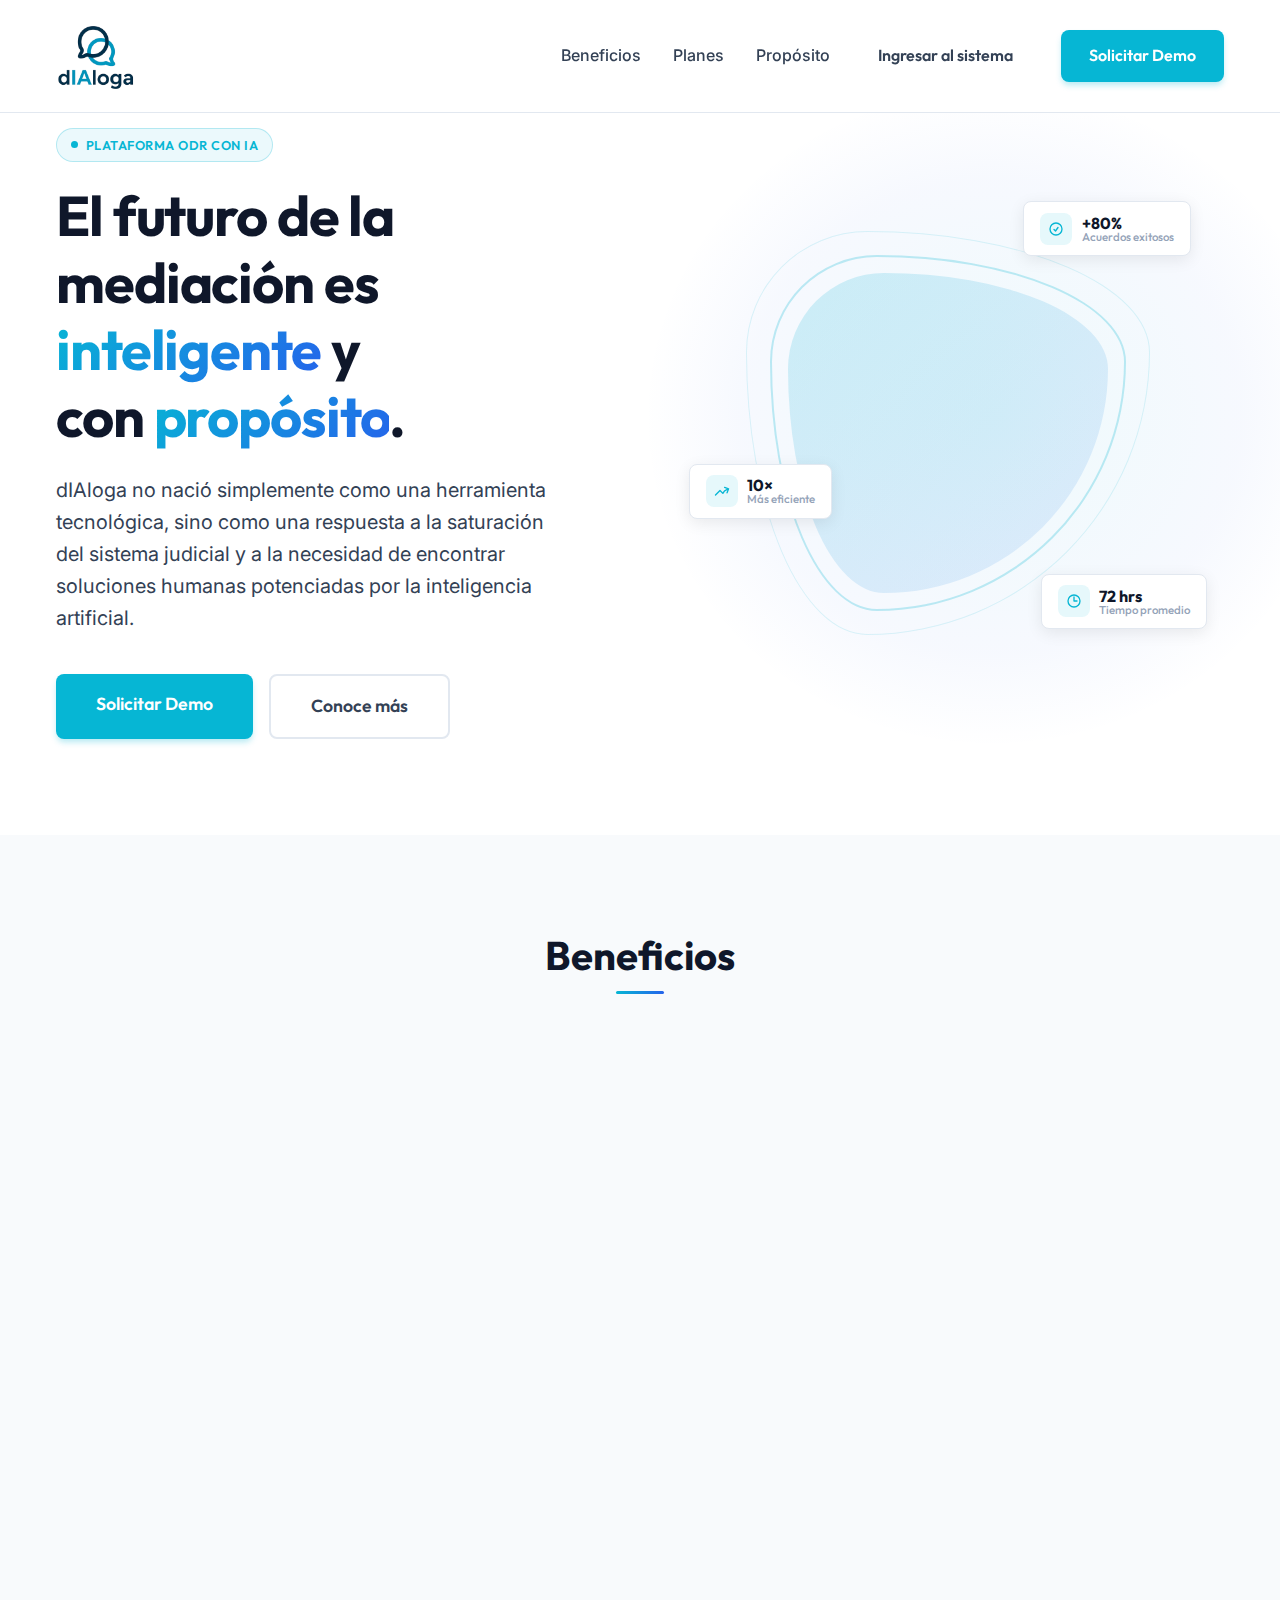
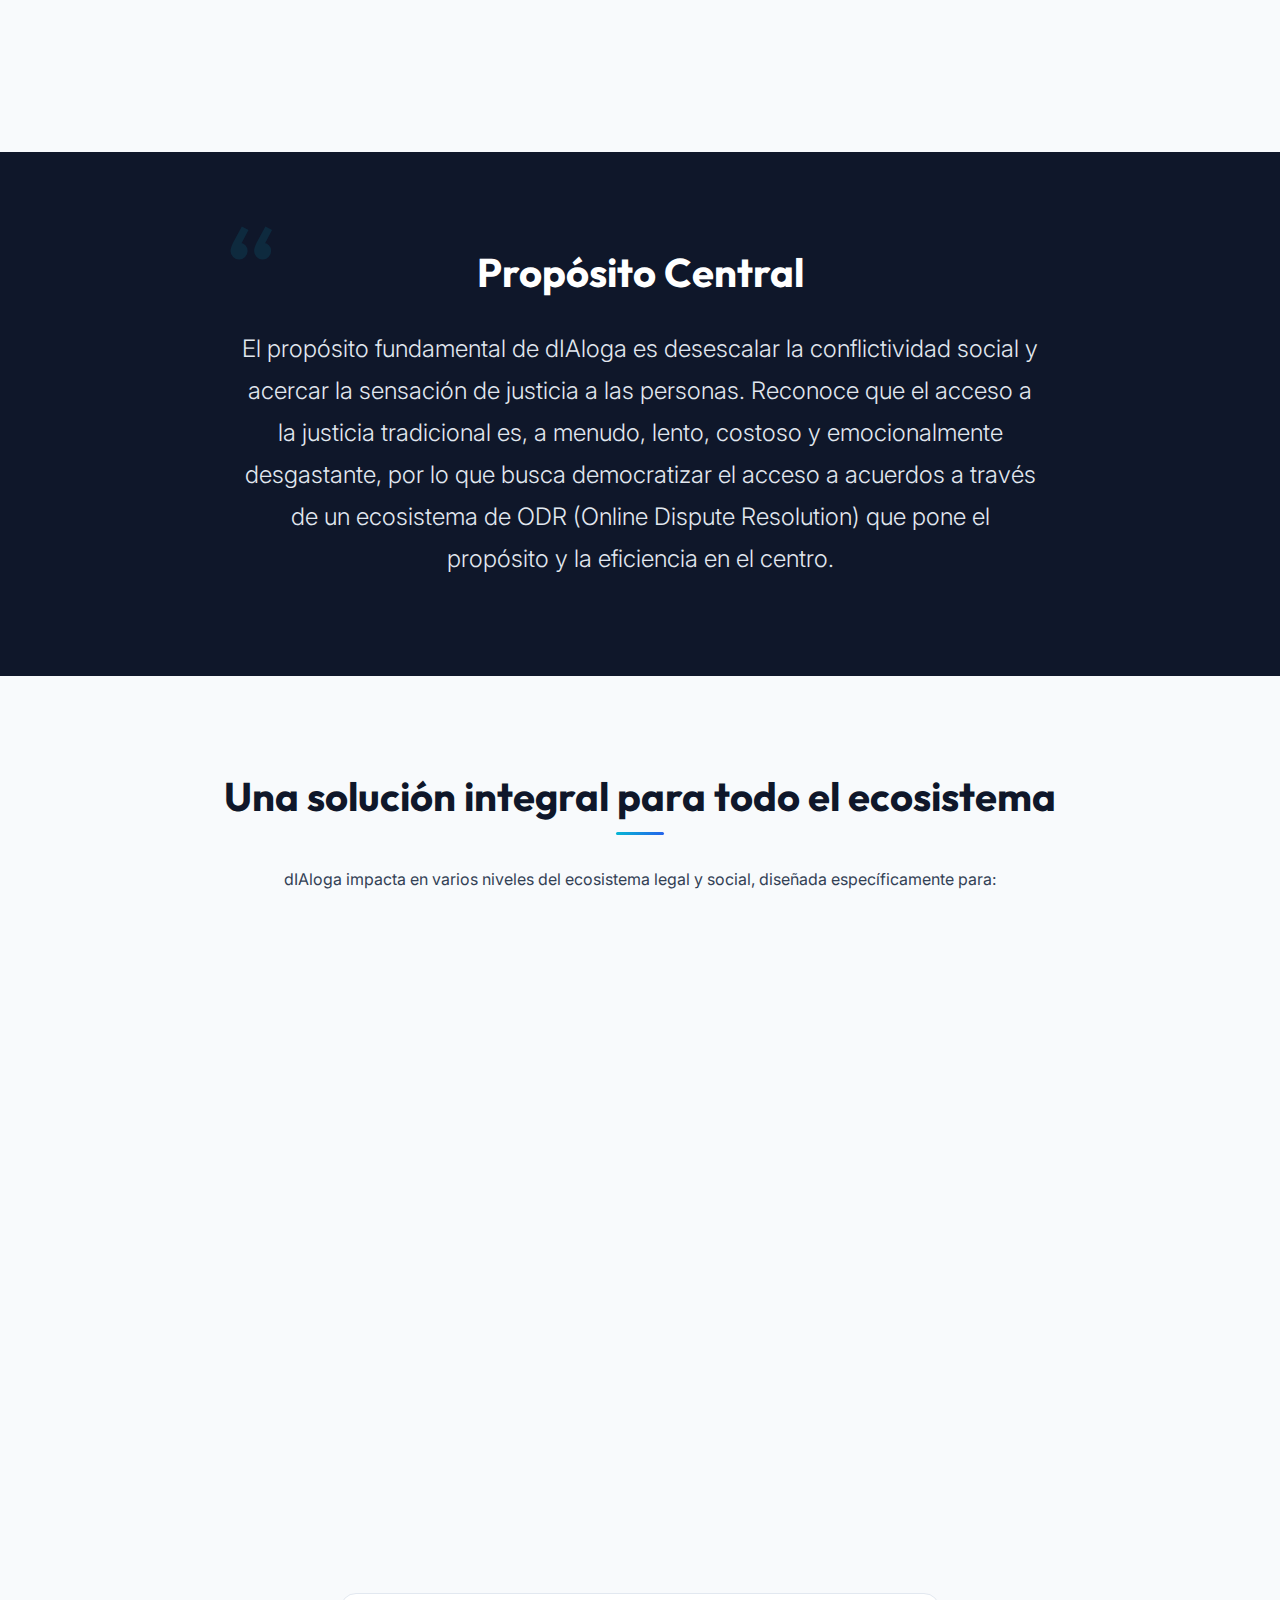
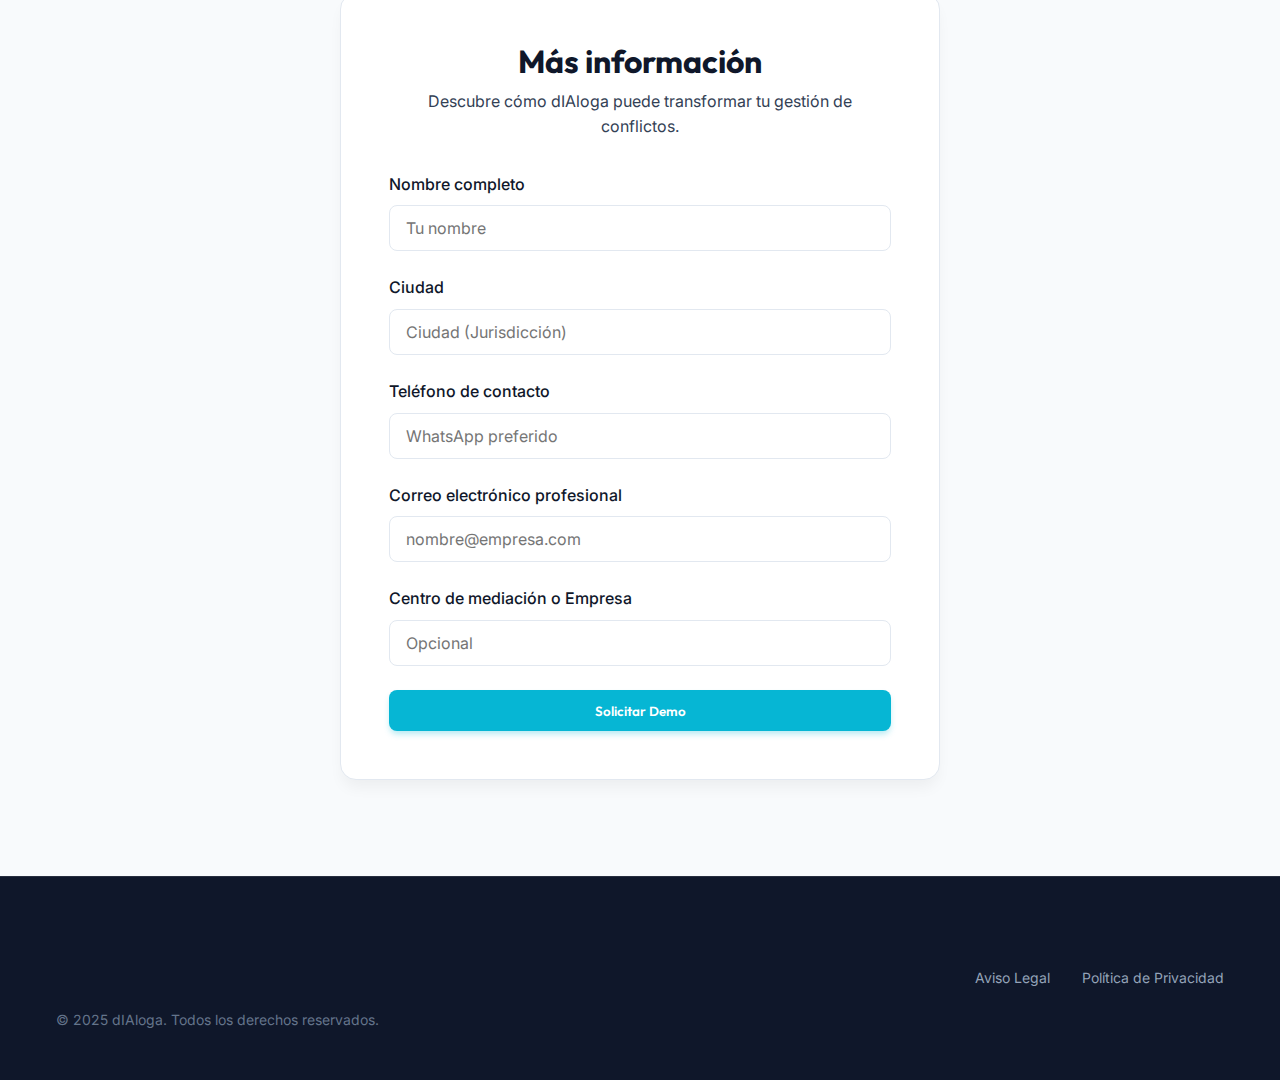
<file: index.html>
<!doctype html>
<html lang="es">
  <head>
    <meta charset="UTF-8" />
    <meta name="viewport" content="width=device-width, initial-scale=1.0" />
    <title>dIAloga – Resolver con Propósito | Mediación ODR con IA</title>
    <meta
      name="description"
      content="dIAloga: Plataforma de Online Dispute Resolution (ODR) con IA para humanizar y optimizar la mediación. Automatiza procesos, reduce costos y descongestiona el sistema judicial."
    />
    <!-- Canonical & Favicon -->
    <link rel="canonical" href="https://dialoga.app/" />
    <link rel="icon" type="image/png" href="images/logo.png" />
    <!-- Open Graph -->
    <meta property="og:type" content="website" />
    <meta property="og:url" content="https://dialoga.app/" />
    <meta
      property="og:title"
      content="dIAloga – Resolver con Propósito | Mediación ODR con IA"
    />
    <meta
      property="og:description"
      content="Plataforma ODR con IA que humaniza la mediación. Automatiza procesos, reduce costos y descongestiona el sistema judicial."
    />
    <meta property="og:image" content="https://dialoga.app/images/logo.png" />
    <!-- Twitter Card -->
    <meta name="twitter:card" content="summary_large_image" />
    <meta
      name="twitter:title"
      content="dIAloga – Resolver con Propósito | Mediación ODR con IA"
    />
    <meta
      name="twitter:description"
      content="Plataforma ODR con IA que humaniza la mediación. Automatiza procesos y reduce costos."
    />
    <meta name="twitter:image" content="https://dialoga.app/images/logo.png" />
    <!-- Fonts -->
    <link rel="preconnect" href="https://fonts.googleapis.com" />
    <link rel="preconnect" href="https://fonts.gstatic.com" crossorigin />
    <link
      href="https://fonts.googleapis.com/css2?family=Inter:wght@300;400;500;600;700&family=Outfit:wght@300;400;500;600;700&display=swap"
      rel="stylesheet"
    />
    <link rel="stylesheet" href="styles.css" />
    <!-- Schema.org JSON-LD -->
    <script type="application/ld+json">
      {
        "@context": "https://schema.org",
        "@graph": [
          {
            "@type": "Organization",
            "@id": "https://dialoga.app/#org",
            "name": "dIAloga",
            "url": "https://dialoga.app",
            "logo": "https://dialoga.app/images/logo.png",
            "description": "Plataforma de Online Dispute Resolution (ODR) con inteligencia artificial."
          },
          {
            "@type": "SoftwareApplication",
            "name": "dIAloga",
            "applicationCategory": "BusinessApplication",
            "operatingSystem": "Web",
            "offers": {
              "@type": "Offer",
              "price": "0",
              "priceCurrency": "USD"
            },
            "publisher": { "@id": "https://dialoga.app/#org" },
            "description": "Plataforma ODR con IA para procesos de mediación legal. Reduce costos, automatiza procesos y descongestiona el sistema judicial."
          }
        ]
      }
    </script>
  </head>

  <body>
    <a class="skip-link" href="#main-content">Saltar al contenido principal</a>

    <!-- Navigation -->
    <nav class="navbar" role="navigation" aria-label="Navegación principal">
      <div class="container nav-container">
        <a href="#" class="logo">
          <img
            src="images/logo.png"
            alt="dIAloga"
            class="logo-img"
            fetchpriority="high"
          />
        </a>
        <button
          class="nav-toggle"
          aria-label="Abrir menú"
          aria-expanded="false"
          aria-controls="nav-links"
        >
          <span></span>
          <span></span>
          <span></span>
        </button>
        <div class="nav-links" id="nav-links">
          <a href="#beneficios">Beneficios</a>
          <a href="pricing.html">Planes</a>
          <a href="#proposito">Propósito</a>
          <a href="login.html" class="btn btn-secondary btn-login"
            >Ingresar al sistema</a
          >
          <a href="#contacto" class="btn btn-primary">Solicitar Demo</a>
        </div>
      </div>
    </nav>

    <main id="main-content">
      <!-- Hero Section -->
      <section class="hero">
        <div class="container hero-container">
          <div class="hero-content">
            <div class="hero-badge">
              <span class="hero-badge-dot"></span>
              Plataforma ODR con IA
            </div>
            <h1 class="hero-title">
              El futuro de la mediación es
              <span class="text-gradient">inteligente</span> y con
              <span class="text-gradient">propósito</span>.
            </h1>
            <p class="hero-subtitle">
              dIAloga no nació simplemente como una herramienta tecnológica,
              sino como una respuesta a la saturación del sistema judicial y a
              la necesidad de encontrar soluciones humanas potenciadas por la
              inteligencia artificial.
            </p>
            <div class="hero-actions">
              <a href="#contacto" class="btn btn-primary btn-lg"
                >Solicitar Demo</a
              >
              <a href="#proposito" class="btn btn-secondary btn-lg"
                >Conoce más</a
              >
            </div>
          </div>
          <!-- Hero visual -->
          <div class="hero-visual">
            <div class="abstract-shape"></div>
            <div class="hero-stats">
              <div class="hero-stat hero-stat--1">
                <div class="hero-stat-icon">
                  <svg
                    xmlns="http://www.w3.org/2000/svg"
                    fill="none"
                    viewBox="0 0 24 24"
                    stroke-width="2"
                    stroke="currentColor"
                    aria-hidden="true"
                  >
                    <path
                      stroke-linecap="round"
                      stroke-linejoin="round"
                      d="M9 12.75L11.25 15 15 9.75M21 12a9 9 0 11-18 0 9 9 0 0118 0z"
                    />
                  </svg>
                </div>
                <div>
                  <div class="hero-stat-value">+80%</div>
                  <div class="hero-stat-label">Acuerdos exitosos</div>
                </div>
              </div>
              <div class="hero-stat hero-stat--2">
                <div class="hero-stat-icon">
                  <svg
                    xmlns="http://www.w3.org/2000/svg"
                    fill="none"
                    viewBox="0 0 24 24"
                    stroke-width="2"
                    stroke="currentColor"
                    aria-hidden="true"
                  >
                    <path
                      stroke-linecap="round"
                      stroke-linejoin="round"
                      d="M12 6v6h4.5m4.5 0a9 9 0 11-18 0 9 9 0 0118 0z"
                    />
                  </svg>
                </div>
                <div>
                  <div class="hero-stat-value">72 hrs</div>
                  <div class="hero-stat-label">Tiempo promedio</div>
                </div>
              </div>
              <div class="hero-stat hero-stat--3">
                <div class="hero-stat-icon">
                  <svg
                    xmlns="http://www.w3.org/2000/svg"
                    fill="none"
                    viewBox="0 0 24 24"
                    stroke-width="2"
                    stroke="currentColor"
                    aria-hidden="true"
                  >
                    <path
                      stroke-linecap="round"
                      stroke-linejoin="round"
                      d="M2.25 18L9 11.25l4.306 4.307a11.95 11.95 0 015.814-5.519l2.74-1.22m0 0l-5.94-2.28m5.94 2.28l-2.28 5.941"
                    />
                  </svg>
                </div>
                <div>
                  <div class="hero-stat-value">10×</div>
                  <div class="hero-stat-label">Más eficiente</div>
                </div>
              </div>
            </div>
          </div>
        </div>
      </section>

      <!-- Benefits Section -->
      <section id="beneficios" class="section benefits">
        <div class="container">
          <h2 class="section-title text-center">Beneficios</h2>
          <div class="grid benefits-grid">
            <!-- Benefit 1 -->
            <div class="card benefit-card fade-in-up delay-1">
              <div class="card-icon">
                <svg
                  xmlns="http://www.w3.org/2000/svg"
                  fill="none"
                  viewBox="0 0 24 24"
                  stroke-width="1.5"
                  stroke="currentColor"
                  class="w-6 h-6"
                  aria-hidden="true"
                >
                  <path
                    stroke-linecap="round"
                    stroke-linejoin="round"
                    d="M3.75 3v11.25A2.25 2.25 0 006 16.5h2.25M3.75 3h-1.5m1.5 0h16.5m0 0h1.5m-1.5 0v11.25A2.25 2.25 0 0118 16.5h-2.25m-7.5 0h7.5m-7.5 0l-1 3m8.5-3l1 3m0 0l.5 1.5m-.5-1.5h-9.5m0 0l-.5 1.5m.75-9l3-3 2.148 2.148A12.061 12.061 0 0116.5 7.605"
                  />
                </svg>
              </div>
              <h3>Eficiencia Operativa</h3>
              <p>
                Automatiza tareas repetitivas, permitiendo un ahorro
                significativo de horas-hombre para mediadores y centros de
                resolución de conflictos.
              </p>
            </div>
            <!-- Benefit 2 -->
            <div class="card benefit-card fade-in-up delay-2">
              <div class="card-icon">
                <svg
                  xmlns="http://www.w3.org/2000/svg"
                  fill="none"
                  viewBox="0 0 24 24"
                  stroke-width="1.5"
                  stroke="currentColor"
                  class="w-6 h-6"
                  aria-hidden="true"
                >
                  <path
                    stroke-linecap="round"
                    stroke-linejoin="round"
                    d="M12 6v6h4.5m4.5 0a9 9 0 11-18 0 9 9 0 0118 0z"
                  />
                </svg>
              </div>
              <h3>Descongestionamiento</h3>
              <p>
                Al resolver disputas de manera extrajudicial y ágil, reduce la
                carga sobre la Función Judicial y los sistemas tradicionales.
              </p>
            </div>
            <!-- Benefit 3 -->
            <div class="card benefit-card fade-in-up delay-3">
              <div class="card-icon">
                <svg
                  xmlns="http://www.w3.org/2000/svg"
                  fill="none"
                  viewBox="0 0 24 24"
                  stroke-width="1.5"
                  stroke="currentColor"
                  class="w-6 h-6"
                  aria-hidden="true"
                >
                  <path
                    stroke-linecap="round"
                    stroke-linejoin="round"
                    d="M2.25 18L9 11.25l4.306 4.307a11.95 11.95 0 015.814-5.519l2.74-1.22m0 0l-5.94-2.28m5.94 2.28l-2.28 5.941"
                  />
                </svg>
              </div>
              <h3>Escalabilidad</h3>
              <p>
                Permite aumentar el número de mediaciones que un solo
                facilitador puede gestionar, sin perder la calidad del proceso.
              </p>
            </div>
            <!-- Benefit 4 -->
            <div class="card benefit-card fade-in-up delay-4">
              <div class="card-icon">
                <svg
                  xmlns="http://www.w3.org/2000/svg"
                  fill="none"
                  viewBox="0 0 24 24"
                  stroke-width="1.5"
                  stroke="currentColor"
                  class="w-6 h-6"
                  aria-hidden="true"
                >
                  <path
                    stroke-linecap="round"
                    stroke-linejoin="round"
                    d="M18 18.72a9.094 9.094 0 003.741-.479 3 3 0 00-4.682-2.72m.94 3.198l.001.031c0 .225-.012.447-.037.666A11.944 11.944 0 0112 21c-2.17 0-4.207-.576-5.963-1.584A6.062 6.062 0 016 18.719m12 0a5.971 5.971 0 00-.941-3.197m0 0A5.995 5.995 0 0012 12.75a5.995 5.995 0 00-5.058 2.772m0 0a3 3 0 00-4.681 2.72 8.986 8.986 0 003.74.477m.94-3.197a5.971 5.971 0 00-.94 3.197M15 6.75a3 3 0 11-6 0 3 3 0 016 0zm6 3a2.25 2.25 0 11-4.5 0 2.25 2.25 0 014.5 0zm-13.5 0a2.25 2.25 0 11-4.5 0 2.25 2.25 0 014.5 0z"
                  />
                </svg>
              </div>
              <h3>Accesibilidad</h3>
              <p>
                Reduce drásticamente los costos y tiempos por caso, haciendo que
                la mediación sea una opción viable para un espectro más amplio
                de la sociedad.
              </p>
            </div>
            <!-- Benefit 5 -->
            <div class="card benefit-card fade-in-up delay-5">
              <div class="card-icon">
                <svg
                  xmlns="http://www.w3.org/2000/svg"
                  fill="none"
                  viewBox="0 0 24 24"
                  stroke-width="1.5"
                  stroke="currentColor"
                  class="w-6 h-6"
                  aria-hidden="true"
                >
                  <path
                    stroke-linecap="round"
                    stroke-linejoin="round"
                    d="M12 18v-5.25m0 0a6.01 6.01 0 001.5-.189m-1.5.189a6.01 6.01 0 01-1.5-.189m3.75 7.478a12.06 12.06 0 01-4.5 0m3.75 2.383a14.406 14.406 0 01-3 0M14.25 18v-.192c0-.983.658-1.823 1.508-2.316a7.5 7.5 0 10-7.517 0c.85.493 1.509 1.333 1.509 2.316V18"
                  />
                </svg>
              </div>
              <h3>IA con Propósito</h3>
              <p>
                Utiliza la inteligencia artificial no para reemplazar al humano,
                sino para asistir en la creación de puentes de comunicación y
                facilitar el consenso.
              </p>
            </div>
          </div>
        </div>
      </section>

      <!-- Purpose Section -->
      <section id="proposito" class="section purpose">
        <div class="container purpose-container">
          <div class="purpose-content">
            <h2 class="section-title text-white">Propósito Central</h2>
            <p class="text-lg text-light">
              El propósito fundamental de dIAloga es desescalar la
              conflictividad social y acercar la sensación de justicia a las
              personas. Reconoce que el acceso a la justicia tradicional es, a
              menudo, lento, costoso y emocionalmente desgastante, por lo que
              busca democratizar el acceso a acuerdos a través de un ecosistema
              de ODR (Online Dispute Resolution) que pone el propósito y la
              eficiencia en el centro.
            </p>
          </div>
        </div>
      </section>

      <!-- Ecosystem Section -->
      <section id="ecosistema" class="section ecosystem">
        <div class="container">
          <h2 class="section-title text-center">
            Una solución integral para todo el ecosistema
          </h2>
          <p class="ecosystem-subtitle">
            dIAloga impacta en varios niveles del ecosistema legal y social,
            diseñada específicamente para:
          </p>
          <div class="grid ecosystem-grid">
            <!-- Group 1 -->
            <div class="card ecosystem-card fade-in-up delay-1">
              <h3>1. Centros de Mediación y Arbitraje</h3>
              <p>
                Herramienta principal para centros que buscan automatizar su
                operación. Gestiona mayor volumen de casos reduciendo la carga
                administrativa.
              </p>
            </div>
            <!-- Group 2 -->
            <div class="card ecosystem-card fade-in-up delay-2">
              <h3>2. Mediadores Independientes</h3>
              <p>
                Asistente inteligente para potenciar tu capacidad. Estructura
                acuerdos y gestiona la comunicación para liderar más mediaciones
                simultáneas sin sacrificar calidad.
              </p>
            </div>
            <!-- Group 3 -->
            <div class="card ecosystem-card fade-in-up delay-3">
              <h3>3. Estudios Jurídicos</h3>
              <p>
                Vía de ODR eficiente para firmas y consultorios jurídicos.
                Permite que la justicia llegue a sectores que no pueden costear
                procesos largos.
              </p>
            </div>
            <!-- Group 4 -->
            <div class="card ecosystem-card fade-in-up delay-4">
              <h3>4. La Función Judicial y el Estado</h3>
              <p>
                Aliada del sistema público para descongestionar tribunales.
                Filtra y resuelve conflictos de forma extrajudicial, permitiendo
                enfoque en casos complejos.
              </p>
            </div>
            <!-- Group 5 -->
            <div class="card ecosystem-card fade-in-up delay-5">
              <h3>5. Usuarios Finales</h3>
              <p>
                Para ciudadanos y empresas que necesitan resolver problemas de
                forma rápida, económica y con propósito, evitando el desgaste de
                juicios tradicionales.
              </p>
            </div>
          </div>
        </div>
      </section>

      <!-- Contact Form Section -->
      <section id="contacto" class="section contact">
        <div class="container contact-wrapper">
          <div class="form-container">
            <h2 class="form-title">Más información</h2>
            <p class="form-subtitle">
              Descubre cómo dIAloga puede transformar tu gestión de conflictos.
            </p>
            <form class="contact-form" action="#" method="POST">
              <div class="form-group">
                <label for="name">Nombre completo</label>
                <input
                  type="text"
                  id="name"
                  name="name"
                  placeholder="Tu nombre"
                  autocomplete="name"
                  required
                />
              </div>
              <div class="form-group">
                <label for="city">Ciudad</label>
                <input
                  type="text"
                  id="city"
                  name="city"
                  placeholder="Ciudad (Jurisdicción)"
                  autocomplete="address-level2"
                  required
                />
              </div>
              <div class="form-group">
                <label for="phone">Teléfono de contacto</label>
                <input
                  type="tel"
                  id="phone"
                  name="phone"
                  placeholder="WhatsApp preferido"
                  autocomplete="tel"
                  required
                />
              </div>
              <div class="form-group">
                <label for="email">Correo electrónico profesional</label>
                <input
                  type="email"
                  id="email"
                  name="email"
                  placeholder="nombre@empresa.com"
                  autocomplete="email"
                  spellcheck="false"
                  required
                />
              </div>
              <div class="form-group">
                <label for="company">Centro de mediación o Empresa</label>
                <input
                  type="text"
                  id="company"
                  name="company"
                  placeholder="Opcional"
                  autocomplete="organization"
                />
              </div>
              <button type="submit" class="btn btn-primary btn-block">
                Solicitar Demo
              </button>
            </form>
          </div>
        </div>
      </section>
    </main>
    <!-- /#main-content -->

    <!-- Footer -->
    <footer class="footer">
      <div class="container footer-content">
        <div class="footer-logo">
          <a href="#" class="logo text-white">
            <img
              src="images/logo2.png"
              alt="dIAloga"
              class="logo-img-footer"
              width="160"
              height="80"
              loading="lazy"
            />
          </a>
          <p class="copyright">
            &copy; 2025 dIAloga. Todos los derechos reservados.
          </p>
        </div>
        <div class="footer-links">
          <a
            href="https://dialoga.quartz-solution.com/terminos"
            target="_blank"
            rel="noopener noreferrer"
            >Aviso Legal</a
          >
          <a
            href="https://dialoga.quartz-solution.com/terminos"
            target="_blank"
            rel="noopener noreferrer"
            >Política de Privacidad</a
          >
        </div>
      </div>
    </footer>

    <script>
      /* Hamburger menu toggle */
      (function () {
        var toggle = document.querySelector(".nav-toggle");
        var links = document.getElementById("nav-links");
        if (!toggle || !links) return;

        toggle.addEventListener("click", function () {
          var open = links.classList.toggle("is-open");
          toggle.setAttribute("aria-expanded", String(open));
          toggle.setAttribute(
            "aria-label",
            open ? "Cerrar men\u00FA" : "Abrir men\u00FA",
          );
        });

        links.querySelectorAll("a").forEach(function (a) {
          a.addEventListener("click", function () {
            links.classList.remove("is-open");
            toggle.setAttribute("aria-expanded", "false");
            toggle.setAttribute("aria-label", "Abrir men\u00FA");
          });
        });

        document.addEventListener("keydown", function (e) {
          if (e.key === "Escape" && links.classList.contains("is-open")) {
            links.classList.remove("is-open");
            toggle.setAttribute("aria-expanded", "false");
            toggle.setAttribute("aria-label", "Abrir men\u00FA");
            toggle.focus();
          }
        });
      })();

      /* Scroll-triggered fade-in (IntersectionObserver) */
      (function () {
        var els = document.querySelectorAll(".fade-in-up");
        if (!els.length) return;
        if (!("IntersectionObserver" in window)) {
          els.forEach(function (el) {
            el.classList.add("is-visible");
          });
          return;
        }
        var io = new IntersectionObserver(
          function (entries) {
            entries.forEach(function (entry) {
              if (entry.isIntersecting) {
                entry.target.classList.add("is-visible");
                io.unobserve(entry.target);
              }
            });
          },
          { threshold: 0.12, rootMargin: "0px 0px -32px 0px" },
        );
        els.forEach(function (el) {
          io.observe(el);
        });
      })();
    </script>
  </body>
</html>
</file>
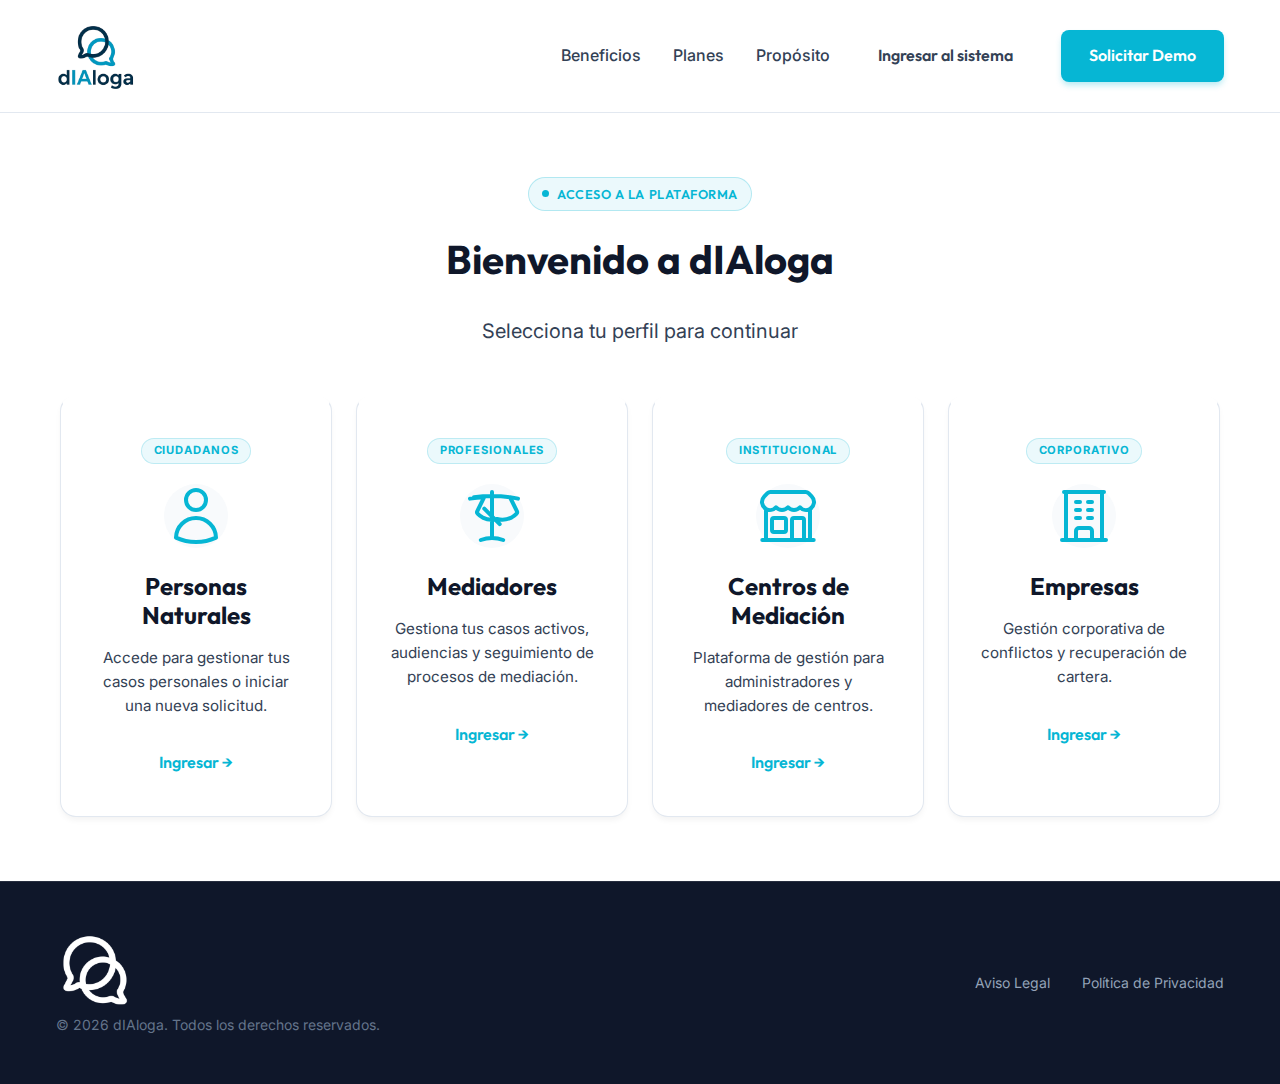
<file: login.html>
<!doctype html>
<html lang="es">
  <head>
    <meta charset="UTF-8" />
    <meta name="viewport" content="width=device-width, initial-scale=1.0" />
    <title>Ingresar al Sistema – dIAloga</title>
    <meta
      name="description"
      content="Selecciona tu perfil para ingresar a dIAloga: Personas Naturales, Centros de Mediación o Empresas."
    />
    <!-- Canonical & Favicon -->
    <link rel="canonical" href="https://dialoga.app/login.html" />
    <link rel="icon" type="image/png" href="images/logo.png" />
    <!-- Open Graph -->
    <meta property="og:type" content="website" />
    <meta property="og:url" content="https://dialoga.app/login.html" />
    <meta property="og:title" content="Ingresar al Sistema – dIAloga" />
    <meta
      property="og:description"
      content="Selecciona tu perfil para ingresar a dIAloga: Personas Naturales, Centros de Mediación o Empresas."
    />
    <meta property="og:image" content="https://dialoga.app/images/logo.png" />
    <!-- Twitter Card -->
    <meta name="twitter:card" content="summary" />
    <meta name="twitter:title" content="Ingresar al Sistema – dIAloga" />
    <meta
      name="twitter:description"
      content="Selecciona tu perfil de acceso a la plataforma de mediación ODR."
    />
    <!-- Fonts -->
    <link rel="preconnect" href="https://fonts.googleapis.com" />
    <link rel="preconnect" href="https://fonts.gstatic.com" crossorigin />
    <link
      href="https://fonts.googleapis.com/css2?family=Inter:wght@300;400;500;600;700&family=Outfit:wght@300;400;500;600;700&display=swap"
      rel="stylesheet"
    />
    <link rel="stylesheet" href="styles.css" />
  </head>

  <body class="login-page">
    <a class="skip-link" href="#main-content">Saltar al contenido principal</a>

    <!-- Navigation -->
    <nav
      class="navbar relative-nav"
      role="navigation"
      aria-label="Navegación principal"
    >
      <div class="container nav-container">
        <a href="index.html" class="logo">
          <img
            src="images/logo.png"
            alt="dIAloga"
            class="logo-img"
            fetchpriority="high"
          />
        </a>
        <button
          class="nav-toggle"
          aria-label="Abrir menú"
          aria-expanded="false"
          aria-controls="nav-links"
        >
          <span></span>
          <span></span>
          <span></span>
        </button>
        <div class="nav-links" id="nav-links">
          <a href="index.html#beneficios">Beneficios</a>
          <a href="pricing.html">Planes</a>
          <a href="index.html#proposito">Propósito</a>
          <a href="login.html" class="btn btn-secondary btn-login"
            >Ingresar al sistema</a
          >
          <a href="index.html#contacto" class="btn btn-primary"
            >Solicitar Demo</a
          >
        </div>
      </div>
    </nav>

    <main id="main-content">
      <!-- Login Selection Section -->
      <section class="login-selection section">
        <div class="container">
          <div class="text-center mb-5">
            <div class="hero-badge" style="margin: 0 auto 1.5rem">
              <span class="hero-badge-dot"></span>
              Acceso a la Plataforma
            </div>
            <h1 class="section-title">Bienvenido a dIAloga</h1>
            <p class="hero-subtitle" style="margin: 0 auto">
              Selecciona tu perfil para continuar
            </p>
          </div>

          <div class="grid login-grid">
            <!-- Card 1: Personas -->
            <a
              href="https://dialoga.quartz-solution.com"
              class="card login-card"
              aria-label="Ingresar como Persona Natural"
            >
              <span class="login-card-tag">Ciudadanos</span>
              <div class="card-icon">
                <svg
                  xmlns="http://www.w3.org/2000/svg"
                  fill="none"
                  viewBox="0 0 24 24"
                  stroke-width="1.5"
                  stroke="currentColor"
                  aria-hidden="true"
                >
                  <path
                    stroke-linecap="round"
                    stroke-linejoin="round"
                    d="M15.75 6a3.75 3.75 0 11-7.5 0 3.75 3.75 0 017.5 0zM4.501 20.118a7.5 7.5 0 0114.998 0A17.933 17.933 0 0112 21.75c-2.676 0-5.216-.584-7.499-1.632z"
                  />
                </svg>
              </div>
              <h3>Personas Naturales</h3>
              <p>
                Accede para gestionar tus casos personales o iniciar una nueva
                solicitud.
              </p>
              <span class="btn-text">Ingresar &rarr;</span>
            </a>

            <!-- Card 2: Mediadores -->
            <a
              href="https://dialoga.quartz-solution.com"
              class="card login-card"
              aria-label="Ingresar como Mediador"
            >
              <span class="login-card-tag">Profesionales</span>
              <div class="card-icon">
                <svg
                  xmlns="http://www.w3.org/2000/svg"
                  fill="none"
                  viewBox="0 0 24 24"
                  stroke-width="1.5"
                  stroke="currentColor"
                  aria-hidden="true"
                >
                  <path
                    stroke-linecap="round"
                    stroke-linejoin="round"
                    d="M12 3v17.25m0 0c-1.472 0-2.882.265-4.185.75M12 20.25c1.472 0 2.882.265 4.185.75M18.75 4.97A48.416 48.416 0 0012 4.5c-2.291 0-4.545.16-6.75.47m13.5 0c1.01.143 2.01.317 3 .52m-3-.52l2.62 5.277a.75.75 0 01-.154.838 8.18 8.18 0 01-1.933 1.523 8.09 8.09 0 01-5.37.5l-.006-.003a8.1 8.1 0 01-5.378-.503 8.185 8.185 0 01-1.93-1.519.75.75 0 01-.15-.843l2.62-5.277m0 0A48.179 48.179 0 003.75 5.49M9.11 9.25l5.78 5.78"
                  />
                </svg>
              </div>
              <h3>Mediadores</h3>
              <p>
                Gestiona tus casos activos, audiencias y seguimiento de procesos
                de mediación.
              </p>
              <span class="btn-text">Ingresar &rarr;</span>
            </a>

            <!-- Card 3: Centros de Mediación -->
            <a
              href="https://dialoga.quartz-solution.com"
              class="card login-card"
              aria-label="Ingresar como Centro de Mediación"
            >
              <span class="login-card-tag">Institucional</span>
              <div class="card-icon">
                <svg
                  xmlns="http://www.w3.org/2000/svg"
                  fill="none"
                  viewBox="0 0 24 24"
                  stroke-width="1.5"
                  stroke="currentColor"
                  aria-hidden="true"
                >
                  <path
                    stroke-linecap="round"
                    stroke-linejoin="round"
                    d="M13.5 21v-7.5a.75.75 0 01.75-.75h3a.75.75 0 01.75.75V21m-4.5 0H2.36m11.14 0H18m0 0h3.64m-1.39 0V9.349m-16.5 11.65V9.35m0 0a3.001 3.001 0 003.75-.615A2.993 2.993 0 009.75 9.75c.896 0 1.7-.393 2.25-1.016a2.993 2.993 0 002.25 1.016c.896 0 1.7-.393 2.25-1.015a3.001 3.001 0 003.75.614m-16.5 0a3.004 3.004 0 01-.621-4.72l1.189-1.19A1.5 1.5 0 015.378 3h13.243a1.5 1.5 0 011.06.44l1.19 1.189a3 3 0 01-.621 4.72m-13.5 8.65h3.75a.75.75 0 00.75-.75V13.5a.75.75 0 00-.75-.75H6.75a.75.75 0 00-.75.75v3.75c0 .415.336.75.75.75z"
                  />
                </svg>
              </div>
              <h3>Centros de Mediación</h3>
              <p>
                Plataforma de gestión para administradores y mediadores de
                centros.
              </p>
              <span class="btn-text">Ingresar &rarr;</span>
            </a>

            <!-- Card 4: Empresas -->
            <a
              href="https://dialoga.quartz-solution.com"
              class="card login-card"
              aria-label="Ingresar como Empresa"
            >
              <span class="login-card-tag">Corporativo</span>
              <div class="card-icon">
                <svg
                  xmlns="http://www.w3.org/2000/svg"
                  fill="none"
                  viewBox="0 0 24 24"
                  stroke-width="1.5"
                  stroke="currentColor"
                  aria-hidden="true"
                >
                  <path
                    stroke-linecap="round"
                    stroke-linejoin="round"
                    d="M3.75 21h16.5M4.5 3h15M5.25 3v18m13.5-18v18M9 6.75h1.5m-1.5 3h1.5m-1.5 3h1.5m3-6H15m-1.5 3H15m-1.5 3H15M9 21v-3.375c0-.621.504-1.125 1.125-1.125h3.75c.621 0 1.125.504 1.125 1.125V21"
                  />
                </svg>
              </div>
              <h3>Empresas</h3>
              <p>
                Gestión corporativa de conflictos y recuperación de cartera.
              </p>
              <span class="btn-text">Ingresar &rarr;</span>
            </a>
          </div>
        </div>
      </section>
    </main>
    <!-- /#main-content -->

    <!-- Footer -->
    <footer class="footer">
      <div class="container footer-content">
        <div class="footer-logo">
          <a href="index.html" class="logo text-white">
            <img
              src="images/logo2.png"
              alt="dIAloga"
              class="logo-img-footer"
              width="160"
              height="80"
              loading="lazy"
            />
          </a>
          <p class="copyright">
            &copy; 2026 dIAloga. Todos los derechos reservados.
          </p>
        </div>
        <div class="footer-links">
          <a
            href="https://dialoga.quartz-solution.com/terminos"
            target="_blank"
            rel="noopener noreferrer"
            >Aviso Legal</a
          >
          <a
            href="https://dialoga.quartz-solution.com/privacidad"
            target="_blank"
            rel="noopener noreferrer"
            >Política de Privacidad</a
          >
        </div>
      </div>
    </footer>

    <script>
      (function () {
        var toggle = document.querySelector(".nav-toggle");
        var links = document.getElementById("nav-links");
        if (!toggle || !links) return;
        toggle.addEventListener("click", function () {
          var open = links.classList.toggle("is-open");
          toggle.setAttribute("aria-expanded", String(open));
          toggle.setAttribute(
            "aria-label",
            open ? "Cerrar men\u00FA" : "Abrir men\u00FA",
          );
        });
        document.addEventListener("keydown", function (e) {
          if (e.key === "Escape" && links.classList.contains("is-open")) {
            links.classList.remove("is-open");
            toggle.setAttribute("aria-expanded", "false");
            toggle.setAttribute("aria-label", "Abrir men\u00FA");
            toggle.focus();
          }
        });
        links.querySelectorAll("a").forEach(function (a) {
          a.addEventListener("click", function () {
            links.classList.remove("is-open");
            toggle.setAttribute("aria-expanded", "false");
            toggle.setAttribute("aria-label", "Abrir men\u00FA");
          });
        });
      })();
    </script>
  </body>
</html>
</file>
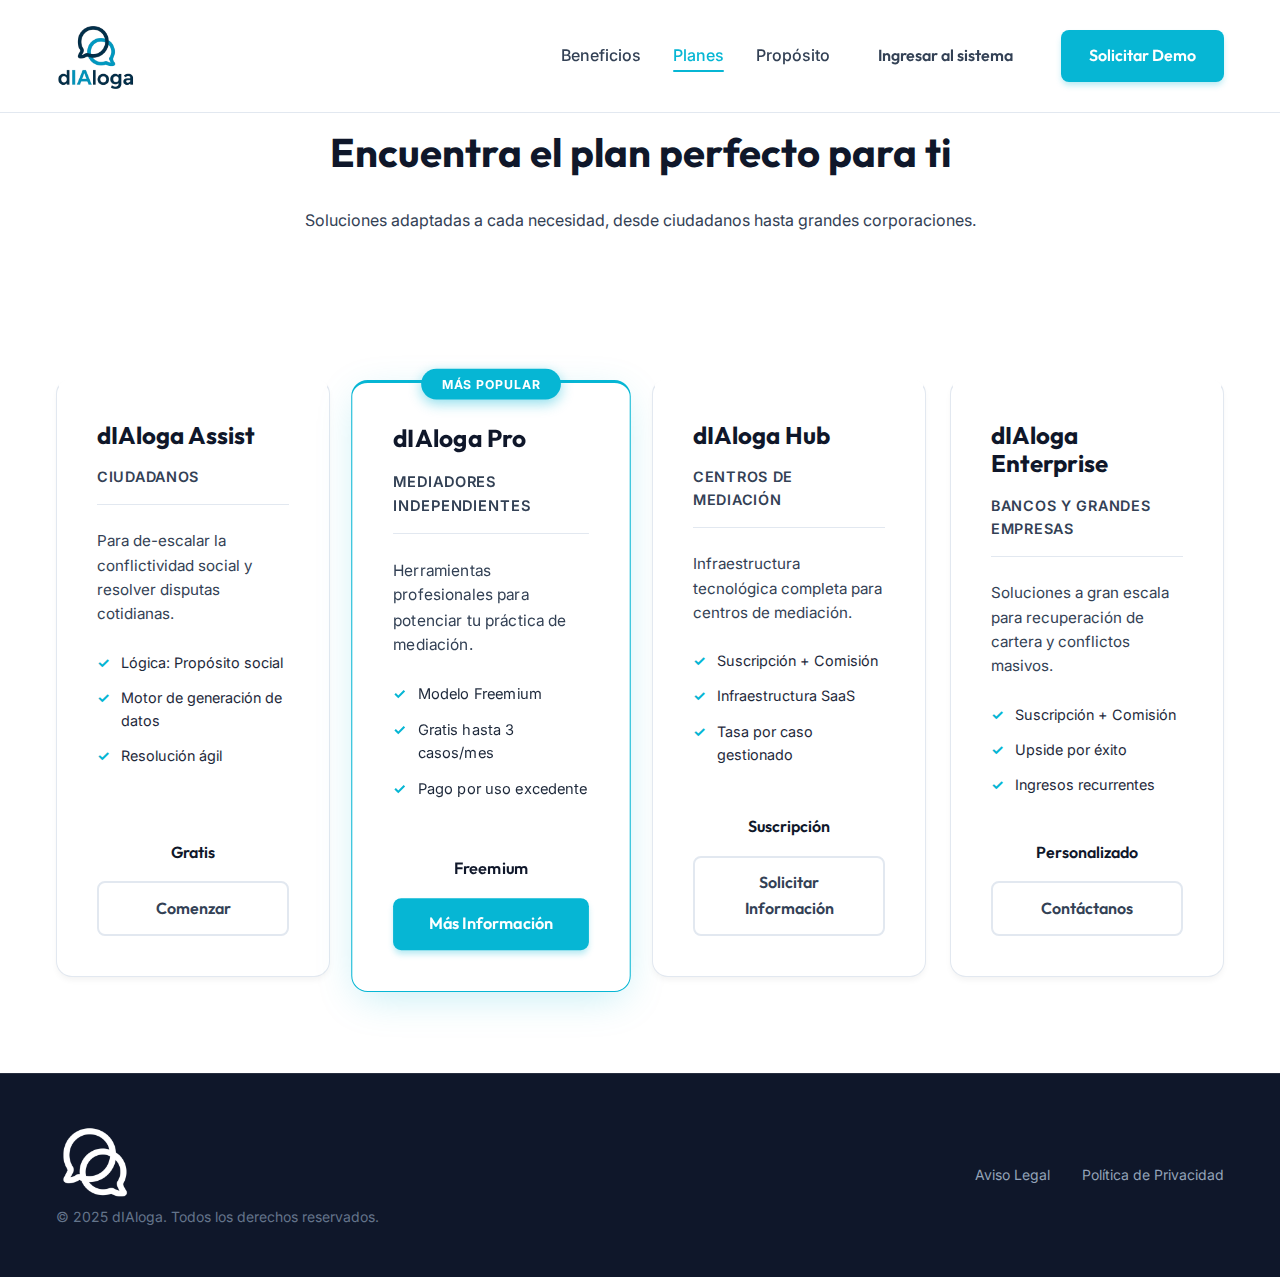
<file: pricing.html>
<!doctype html>
<html lang="es">
  <head>
    <meta charset="UTF-8" />
    <meta name="viewport" content="width=device-width, initial-scale=1.0" />
    <title>Planes y Precios – dIAloga | ODR con IA</title>
    <meta
      name="description"
      content="Planes de dIAloga: Soluciones para ciudadanos, mediadores independientes, centros de mediación y grandes empresas. Desde gratis hasta Enterprise."
    />
    <!-- Canonical & Favicon -->
    <link rel="canonical" href="https://dialoga.app/pricing.html" />
    <link rel="icon" type="image/png" href="images/logo.png" />
    <!-- Open Graph -->
    <meta property="og:type" content="website" />
    <meta property="og:url" content="https://dialoga.app/pricing.html" />
    <meta
      property="og:title"
      content="Planes y Precios – dIAloga | ODR con IA"
    />
    <meta
      property="og:description"
      content="Soluciones adaptadas: desde ciudadanos hasta grandes corporaciones. Descubre el plan perfecto para tu necesidad de mediación."
    />
    <meta property="og:image" content="https://dialoga.app/images/logo.png" />
    <!-- Twitter Card -->
    <meta name="twitter:card" content="summary_large_image" />
    <meta name="twitter:title" content="Planes y Precios – dIAloga" />
    <meta
      name="twitter:description"
      content="Soluciones de mediación ODR para ciudadanos, mediadores y empresas."
    />
    <meta name="twitter:image" content="https://dialoga.app/images/logo.png" />
    <!-- Fonts -->
    <link rel="preconnect" href="https://fonts.googleapis.com" />
    <link rel="preconnect" href="https://fonts.gstatic.com" crossorigin />
    <link
      href="https://fonts.googleapis.com/css2?family=Inter:wght@300;400;500;600;700&family=Outfit:wght@300;400;500;600;700&display=swap"
      rel="stylesheet"
    />
    <link rel="stylesheet" href="styles.css" />
  </head>

  <body>
    <a class="skip-link" href="#main-content">Saltar al contenido principal</a>

    <!-- Navigation -->
    <nav class="navbar" role="navigation" aria-label="Navegación principal">
      <div class="container nav-container">
        <a href="index.html" class="logo">
          <img
            src="images/logo.png"
            alt="dIAloga"
            class="logo-img"
            width="120"
            height="40"
            fetchpriority="high"
          />
        </a>
        <button
          class="nav-toggle"
          aria-label="Abrir menú"
          aria-expanded="false"
          aria-controls="nav-links"
        >
          <span></span>
          <span></span>
          <span></span>
        </button>
        <div class="nav-links" id="nav-links">
          <a href="index.html#beneficios">Beneficios</a>
          <a href="pricing.html" class="active-link">Planes</a>
          <a href="index.html#proposito">Propósito</a>
          <a href="login.html" class="btn btn-secondary btn-login"
            >Ingresar al sistema</a
          >
          <a href="index.html#contacto" class="btn btn-primary"
            >Solicitar Demo</a
          >
        </div>
      </div>
    </nav>

    <main id="main-content">
      <!-- Pricing Header -->
      <section class="pricing-header section">
        <div class="container text-center">
          <h1 class="section-title">Encuentra el plan perfecto para ti</h1>
          <p class="ecosystem-subtitle">
            Soluciones adaptadas a cada necesidad, desde ciudadanos hasta
            grandes corporaciones.
          </p>
        </div>
      </section>

      <!-- Pricing Cards -->
      <section class="pricing-section section">
        <div class="container">
          <div class="grid pricing-grid">
            <!-- Tier 1: Assist -->
            <div class="card pricing-card">
              <div class="pricing-header-card">
                <h3 class="pricing-title">dIAloga Assist</h3>
                <p class="pricing-subtitle">Ciudadanos</p>
              </div>
              <div class="pricing-body">
                <p class="pricing-desc">
                  Para de-escalar la conflictividad social y resolver disputas
                  cotidianas.
                </p>
                <ul class="pricing-features">
                  <li>Lógica: Propósito social</li>
                  <li>Motor de generación de datos</li>
                  <li>Resolución ágil</li>
                </ul>
              </div>
              <div class="pricing-footer">
                <span class="pricing-tag">Gratis</span>
                <a
                  href="index.html#contacto"
                  class="btn btn-secondary btn-block"
                  >Comenzar</a
                >
              </div>
            </div>

            <!-- Tier 2: Pro -->
            <div class="card pricing-card popular">
              <div class="popular-tag">Más Popular</div>
              <div class="pricing-header-card">
                <h3 class="pricing-title">dIAloga Pro</h3>
                <p class="pricing-subtitle">Mediadores Independientes</p>
              </div>
              <div class="pricing-body">
                <p class="pricing-desc">
                  Herramientas profesionales para potenciar tu práctica de
                  mediación.
                </p>
                <ul class="pricing-features">
                  <li>Modelo Freemium</li>
                  <li>Gratis hasta 3 casos/mes</li>
                  <li>Pago por uso excedente</li>
                </ul>
              </div>
              <div class="pricing-footer">
                <span class="pricing-tag">Freemium</span>
                <a href="index.html#contacto" class="btn btn-primary btn-block"
                  >Más Información</a
                >
              </div>
            </div>

            <!-- Tier 3: Hub -->
            <div class="card pricing-card">
              <div class="pricing-header-card">
                <h3 class="pricing-title">dIAloga Hub</h3>
                <p class="pricing-subtitle">Centros de Mediación</p>
              </div>
              <div class="pricing-body">
                <p class="pricing-desc">
                  Infraestructura tecnológica completa para centros de
                  mediación.
                </p>
                <ul class="pricing-features">
                  <li>Suscripción + Comisión</li>
                  <li>Infraestructura SaaS</li>
                  <li>Tasa por caso gestionado</li>
                </ul>
              </div>
              <div class="pricing-footer">
                <span class="pricing-tag">Suscripción</span>
                <a
                  href="index.html#contacto"
                  class="btn btn-secondary btn-block"
                  >Solicitar Información</a
                >
              </div>
            </div>

            <!-- Tier 4: Enterprise -->
            <div class="card pricing-card">
              <div class="pricing-header-card">
                <h3 class="pricing-title">dIAloga Enterprise</h3>
                <p class="pricing-subtitle">Bancos y Grandes Empresas</p>
              </div>
              <div class="pricing-body">
                <p class="pricing-desc">
                  Soluciones a gran escala para recuperación de cartera y
                  conflictos masivos.
                </p>
                <ul class="pricing-features">
                  <li>Suscripción + Comisión</li>
                  <li>Upside por éxito</li>
                  <li>Ingresos recurrentes</li>
                </ul>
              </div>
              <div class="pricing-footer">
                <span class="pricing-tag">Personalizado</span>
                <a
                  href="index.html#contacto"
                  class="btn btn-secondary btn-block"
                  >Contáctanos</a
                >
              </div>
            </div>
          </div>
        </div>
      </section>
    </main>
    <!-- /#main-content -->

    <!-- Footer -->
    <footer class="footer">
      <div class="container footer-content">
        <div class="footer-logo">
          <a href="index.html" class="logo text-white">
            <img
              src="images/logo2.png"
              alt="dIAloga"
              class="logo-img-footer"
              width="160"
              height="80"
              loading="lazy"
            />
          </a>
          <p class="copyright">
            &copy; 2025 dIAloga. Todos los derechos reservados.
          </p>
        </div>
        <div class="footer-links">
          <a
            href="https://dialoga.quartz-solution.com/terminos"
            target="_blank"
            rel="noopener noreferrer"
            >Aviso Legal</a
          >
          <a
            href="https://dialoga.quartz-solution.com/terminos"
            target="_blank"
            rel="noopener noreferrer"
            >Política de Privacidad</a
          >
        </div>
      </div>
    </footer>

    <script>
      (function () {
        var toggle = document.querySelector(".nav-toggle");
        var links = document.getElementById("nav-links");
        if (!toggle || !links) return;
        toggle.addEventListener("click", function () {
          var open = links.classList.toggle("is-open");
          toggle.setAttribute("aria-expanded", String(open));
          toggle.setAttribute(
            "aria-label",
            open ? "Cerrar men\u00FA" : "Abrir men\u00FA",
          );
        });
        links.querySelectorAll("a").forEach(function (a) {
          a.addEventListener("click", function () {
            links.classList.remove("is-open");
            toggle.setAttribute("aria-expanded", "false");
            toggle.setAttribute("aria-label", "Abrir men\u00FA");
          });
        });
        document.addEventListener("keydown", function (e) {
          if (e.key === "Escape" && links.classList.contains("is-open")) {
            links.classList.remove("is-open");
            toggle.setAttribute("aria-expanded", "false");
            toggle.setAttribute("aria-label", "Abrir men\u00FA");
            toggle.focus();
          }
        });
      })();
    </script>
  </body>
</html>
</file>
<file: styles.css>
:root {
  /* Colors */
  --primary-color: #0f172a;
  /* Midnight Blue */
  --secondary-color: #334155;
  /* Dark Slate */
  --accent-color: #06b6d4;
  /* Cyan / Electric Blue */
  --accent-hover: #0891b2;
  --text-color: #1e293b;
  /* Slate 800 */
  --text-light: #94a3b8;
  /* Slate 400 */
  --bg-color: #ffffff;
  --bg-alt: #f8fafc;
  /* Slate 50 */
  --border-color: #e2e8f0;

  /* Fonts */
  --font-heading: "Outfit", sans-serif;
  --font-body: "Inter", sans-serif;

  /* Spacing */
  --spacing-xs: 0.5rem;
  --spacing-sm: 1rem;
  --spacing-md: 2rem;
  --spacing-lg: 4rem;
  --spacing-xl: 6rem;

  /* Border Radius */
  --radius-md: 8px;
  --radius-lg: 16px;
}

*,
*::before,
*::after {
  margin: 0;
  padding: 0;
  box-sizing: border-box;
}

html {
  scroll-behavior: smooth;
}

body {
  font-family: var(--font-body);
  color: var(--text-color);
  line-height: 1.6;
  background-color: var(--bg-color);
}

h1,
h2,
h3,
h4,
h5,
h6 {
  font-family: var(--font-heading);
  font-weight: 700;
  line-height: 1.2;
  color: var(--primary-color);
  text-wrap: balance;
}

a {
  text-decoration: none;
  color: inherit;
  transition: color 0.3s ease;
}

ul {
  list-style: none;
}

.container {
  max-width: 1200px;
  margin: 0 auto;
  padding: 0 var(--spacing-sm);
}

/* Utilities */
.text-center {
  text-align: center;
}

.text-white {
  color: #ffffff !important;
}

.text-light {
  color: var(--text-light);
}

.text-gradient {
  background: linear-gradient(135deg, var(--accent-color), #2563eb);
  -webkit-background-clip: text;
  background-clip: text;
  -webkit-text-fill-color: transparent;
}

.text-lg {
  font-size: 1.125rem;
  line-height: 1.75;
}

/* Skip Link (a11y) */
.skip-link {
  position: absolute;
  top: -100%;
  left: 1rem;
  z-index: 9999;
  background: var(--accent-color);
  color: #fff;
  padding: 0.5rem 1rem;
  border-radius: 0 0 var(--radius-md) var(--radius-md);
  font-weight: 600;
  transition: top 0.2s ease;
}

.skip-link:focus {
  top: 0;
}

/* Buttons */
.btn {
  display: inline-block;
  padding: 0.8rem 1.75rem;
  border-radius: var(--radius-md);
  font-weight: 600;
  cursor: pointer;
  transition:
    background-color 0.3s ease,
    color 0.3s ease,
    border-color 0.3s ease,
    box-shadow 0.3s ease,
    transform 0.3s ease;
  border: none;
  font-family: var(--font-heading);
  touch-action: manipulation;
}

.btn:focus-visible {
  outline: 2px solid var(--accent-color);
  outline-offset: 3px;
}

.btn-primary {
  background-color: var(--accent-color);
  color: #ffffff;
  box-shadow: 0 4px 6px -1px rgba(6, 182, 212, 0.3);
}

.btn-primary:hover {
  background-color: var(--accent-hover);
  transform: translateY(-2px);
  box-shadow: 0 10px 15px -3px rgba(6, 182, 212, 0.4);
}

.btn-secondary {
  background-color: transparent;
  border: 2px solid var(--border-color);
  color: var(--secondary-color);
}

.btn-secondary:hover {
  border-color: var(--secondary-color);
  color: var(--primary-color);
}

/* Login link style — subtle, borderless */
.btn-login {
  border: none !important;
  padding: 0.5rem 1rem;
  color: var(--secondary-color);
  background: transparent;
}

.btn-login:hover {
  background-color: var(--bg-alt);
  color: var(--primary-color);
  transform: none;
  box-shadow: none;
}

.btn-lg {
  padding: 1rem 2.5rem;
  font-size: 1.1rem;
}

.btn-block {
  display: block;
  width: 100%;
}

/* Navbar */
.navbar {
  position: fixed;
  top: 0;
  left: 0;
  width: 100%;
  background-color: rgba(255, 255, 255, 0.9);
  backdrop-filter: blur(10px);
  -webkit-backdrop-filter: blur(10px);
  z-index: 1000;
  border-bottom: 1px solid var(--border-color);
  padding: 1rem 0;
}

.nav-container {
  display: flex;
  justify-content: space-between;
  align-items: center;
}

.logo {
  display: flex;
  align-items: center;
}

.logo-img {
  height: 80px;
  /* Adjust based on logo aspect ratio */
  width: auto;
}

.logo-img-footer {
  height: 80px;
  /* Increased size */
  width: auto;
  filter: brightness(0) invert(1);
  /* Ensure it's white for footer */
}

.nav-links {
  display: flex;
  align-items: center;
  gap: var(--spacing-md);
}

.nav-links a:not(.btn) {
  font-weight: 500;
  color: var(--secondary-color);
  position: relative;
}

.nav-links a:not(.btn)::after {
  content: "";
  position: absolute;
  bottom: -3px;
  left: 0;
  width: 0;
  height: 2px;
  background-color: var(--accent-color);
  border-radius: 2px;
  transition: width 0.3s ease;
}

.nav-links a:not(.btn):hover {
  color: var(--accent-color);
}

.nav-links a:not(.btn):hover::after,
.nav-links a.active-link::after {
  width: 100%;
}

.nav-links a:not(.btn):focus-visible {
  outline: 2px solid var(--accent-color);
  outline-offset: 3px;
  border-radius: 3px;
}

/* Hamburger toggle */
.nav-toggle {
  display: none;
  flex-direction: column;
  justify-content: center;
  align-items: center;
  width: 44px;
  height: 44px;
  cursor: pointer;
  background: none;
  border: none;
  padding: 6px;
  gap: 5px;
  border-radius: var(--radius-md);
  touch-action: manipulation;
}

.nav-toggle:focus-visible {
  outline: 2px solid var(--accent-color);
  outline-offset: 3px;
}

.nav-toggle span {
  display: block;
  width: 22px;
  height: 2px;
  background-color: var(--primary-color);
  border-radius: 2px;
  transition:
    transform 0.3s ease,
    opacity 0.3s ease;
}

/* Hero */
.hero {
  padding-top: calc(var(--spacing-xl) + 2rem);
  padding-bottom: var(--spacing-xl);
  background-color: var(--bg-color);
  position: relative;
  overflow: hidden;
}

.hero::before {
  content: "";
  position: absolute;
  right: -5%;
  top: 10%;
  width: 55%;
  height: 80%;
  background: radial-gradient(
    ellipse at center,
    rgba(6, 182, 212, 0.07) 0%,
    rgba(37, 99, 235, 0.04) 50%,
    transparent 70%
  );
  pointer-events: none;
  border-radius: 50%;
}

/* Eyebrow badge in hero */
.hero-badge {
  display: inline-flex;
  align-items: center;
  gap: 0.5rem;
  background-color: rgba(6, 182, 212, 0.08);
  border: 1px solid rgba(6, 182, 212, 0.25);
  color: var(--accent-color);
  padding: 0.35rem 0.85rem;
  border-radius: 999px;
  font-size: 0.8rem;
  font-weight: 600;
  letter-spacing: 0.04em;
  text-transform: uppercase;
  margin-bottom: 1.25rem;
  font-family: var(--font-heading);
}

.hero-badge-dot {
  width: 7px;
  height: 7px;
  border-radius: 50%;
  background-color: var(--accent-color);
  animation: pulse-dot 2s ease-in-out infinite;
  flex-shrink: 0;
}

@keyframes pulse-dot {
  0%,
  100% {
    opacity: 1;
    transform: scale(1);
  }
  50% {
    opacity: 0.5;
    transform: scale(0.75);
  }
}

.hero-container {
  display: grid;
  grid-template-columns: 1fr 1fr;
  gap: var(--spacing-lg);
  align-items: center;
}

.hero-title {
  font-size: 3.5rem;
  margin-bottom: 1.5rem;
  letter-spacing: -0.02em;
}

.hero-subtitle {
  font-size: 1.25rem;
  color: var(--secondary-color);
  margin-bottom: 2.5rem;
  max-width: 90%;
}

.hero-actions {
  display: flex;
  gap: 1rem;
}

.hero-visual {
  position: relative;
  height: 100%;
  min-height: 400px;
  display: flex;
  align-items: center;
  justify-content: center;
}

/* Abstract Shape */
.abstract-shape {
  width: 320px;
  height: 320px;
  background: linear-gradient(
    135deg,
    rgba(6, 182, 212, 0.18),
    rgba(37, 99, 235, 0.1)
  );
  border-radius: 30% 70% 70% 30% / 30% 30% 70% 70%;
  animation: morph 8s ease-in-out infinite;
  position: absolute;
}

.abstract-shape::before {
  content: "";
  position: absolute;
  inset: -18px;
  border-radius: inherit;
  border: 2px solid rgba(6, 182, 212, 0.25);
  animation: morph 8s ease-in-out infinite reverse;
}

.abstract-shape::after {
  content: "";
  position: absolute;
  inset: -42px;
  border-radius: inherit;
  border: 1.5px solid rgba(6, 182, 212, 0.13);
  animation: morph 10s ease-in-out infinite;
}

@keyframes morph {
  0% {
    border-radius: 30% 70% 70% 30% / 30% 30% 70% 70%;
  }
  50% {
    border-radius: 30% 30% 70% 70% / 50% 30% 70% 50%;
  }
  100% {
    border-radius: 30% 70% 70% 30% / 30% 30% 70% 70%;
  }
}

/* Sections */
.section {
  padding: var(--spacing-xl) 0;
}

section[id] {
  scroll-margin-top: 5rem;
}

.form-group input {
  touch-action: manipulation;
}

/* Hero stat pills */
.hero-stats {
  position: absolute;
  width: 100%;
  height: 100%;
  top: 0;
  left: 0;
  pointer-events: none;
}

.hero-stat {
  position: absolute;
  background: white;
  border: 1px solid var(--border-color);
  border-radius: var(--radius-md);
  padding: 0.65rem 1rem;
  box-shadow: 0 4px 16px rgba(0, 0, 0, 0.08);
  display: flex;
  align-items: center;
  gap: 0.6rem;
  font-family: var(--font-heading);
  white-space: nowrap;
  pointer-events: none;
}

.hero-stat-icon {
  font-size: 1.2rem;
  width: 32px;
  height: 32px;
  background: rgba(6, 182, 212, 0.1);
  border-radius: 8px;
  display: flex;
  align-items: center;
  justify-content: center;
  flex-shrink: 0;
}

.hero-stat-icon svg {
  width: 16px;
  height: 16px;
  color: var(--accent-color);
}

.hero-stat-value {
  font-size: 1rem;
  font-weight: 700;
  color: var(--primary-color);
  line-height: 1;
}

.hero-stat-label {
  font-size: 0.72rem;
  color: var(--text-light);
  font-weight: 500;
  line-height: 1;
}

.hero-stat--1 {
  top: 12%;
  right: 6%;
  animation: float-1 6s ease-in-out infinite;
}

.hero-stat--2 {
  bottom: 18%;
  right: 3%;
  animation: float-2 7s ease-in-out infinite 1s;
}

.hero-stat--3 {
  top: 55%;
  left: 3%;
  animation: float-1 8s ease-in-out infinite 0.5s;
}

@keyframes float-1 {
  0%,
  100% {
    transform: translateY(0);
  }
  50% {
    transform: translateY(-8px);
  }
}

@keyframes float-2 {
  0%,
  100% {
    transform: translateY(0);
  }
  50% {
    transform: translateY(8px);
  }
}

.section-title {
  font-size: 2.5rem;
  margin-bottom: var(--spacing-md);
  position: relative;
}

.section-title.text-center::after {
  content: "";
  display: block;
  width: 3rem;
  height: 3px;
  background: linear-gradient(90deg, var(--accent-color), #2563eb);
  border-radius: 2px;
  margin: 0.75rem auto 0;
}

/* Benefits (Grid) */
.benefits {
  background-color: var(--bg-alt);
}

.grid {
  display: grid;
  gap: 2rem;
}

/* Benefits: row 1 = 2 cards estiradas, row 2 = 3 cards normales */
.benefits-grid {
  display: flex;
  flex-wrap: wrap;
  gap: 1.5rem;
}

.benefit-card:nth-child(-n + 2) {
  flex: 1 1 calc(50% - 0.75rem);
}

.benefit-card:nth-child(n + 3) {
  flex: 1 1 calc(33.333% - 1rem);
}

.card {
  background: white;
  padding: 2.5rem;
  border-radius: var(--radius-lg);
  box-shadow: 0 4px 6px -1px rgba(0, 0, 0, 0.05);
  transition:
    transform 0.3s ease,
    box-shadow 0.3s ease,
    border-top-color 0.3s ease;
  border: 1px solid var(--border-color);
  border-top: 3px solid transparent;
}

.card:hover {
  transform: translateY(-5px);
  box-shadow: 0 20px 25px -5px rgba(0, 0, 0, 0.1);
  border-top-color: var(--accent-color);
}

.card-icon {
  width: 3rem;
  height: 3rem;
  color: var(--accent-color);
  margin-bottom: 1.5rem;
}

.card h3 {
  font-size: 1.5rem;
  margin-bottom: 1rem;
}

.card p {
  color: var(--secondary-color);
}

/* Purpose Section */
.purpose {
  background-color: var(--primary-color);
  color: white;
  text-align: center;
}

.purpose-content {
  max-width: 800px;
  margin: 0 auto;
  position: relative;
}

.purpose-content::before {
  content: "\201C";
  font-family: var(--font-heading);
  font-size: 8rem;
  line-height: 1;
  color: rgba(6, 182, 212, 0.12);
  position: absolute;
  top: -2.5rem;
  left: -1rem;
  pointer-events: none;
  user-select: none;
}

.purpose p {
  font-size: 1.5rem;
  color: #e2e8f0;
  font-weight: 300;
}

/* Contact Form */
.contact {
  display: flex;
  justify-content: center;
  background-color: var(--bg-alt);
}

.contact-wrapper {
  width: 100%;
  display: flex;
  justify-content: center;
}

.form-container {
  width: 100%;
  max-width: 600px;
  background: white;
  padding: 3rem;
  border-radius: var(--radius-lg);
  box-shadow: 0 10px 15px -3px rgba(0, 0, 0, 0.05);
  border: 1px solid var(--border-color);
}

.form-title {
  text-align: center;
  font-size: 2rem;
  margin-bottom: 0.5rem;
}

.form-subtitle {
  text-align: center;
  color: var(--secondary-color);
  margin-bottom: 2rem;
}

.form-group {
  margin-bottom: 1.5rem;
}

.form-group label {
  display: block;
  font-weight: 500;
  margin-bottom: 0.5rem;
  color: var(--primary-color);
}

.form-group input {
  width: 100%;
  padding: 0.75rem 1rem;
  border: 1px solid var(--border-color);
  border-radius: var(--radius-md);
  font-family: var(--font-body);
  font-size: 1rem;
  transition: border-color 0.3s ease;
}

.form-group input:focus {
  outline: none;
  border-color: var(--accent-color);
  box-shadow: 0 0 0 3px rgba(6, 182, 212, 0.1);
}

/* Footer */
.footer {
  background-color: var(--primary-color);
  color: white;
  padding: 3rem 0;
  border-top: 1px solid rgba(255, 255, 255, 0.1);
}

.footer-content {
  display: flex;
  justify-content: space-between;
  align-items: center;
}

.footer-links {
  display: flex;
  gap: 2rem;
}

.footer-links a {
  color: #94a3b8;
  font-size: 0.875rem;
}

.footer-links a:hover {
  color: white;
}

.copyright {
  color: #64748b;
  font-size: 0.875rem;
  margin-top: 0.25rem;
}

/* ─── Active Nav Link ─── */
.active-link {
  color: var(--accent-color) !important;
  font-weight: 600;
}

/* ─── Ecosystem ─── */
.ecosystem {
  background-color: var(--bg-alt);
}

/* Ecosystem: 2-col wider top row + 3-col bottom row (inverted bento) */
/* Ecosystem: row 1 = 3 cards normales, row 2 = 2 cards estiradas (inverso) */
.ecosystem-grid {
  display: flex;
  flex-wrap: wrap;
  gap: 1.5rem;
}

.ecosystem-card:nth-child(-n + 3) {
  flex: 1 1 calc(33.333% - 1rem);
}

.ecosystem-card:nth-child(n + 4) {
  flex: 1 1 calc(50% - 0.75rem);
}

.ecosystem-subtitle {
  max-width: 800px;
  margin: 0 auto 2rem;
  color: var(--secondary-color);
  text-align: center;
}

.ecosystem-card {
  height: 100%;
  display: flex;
  flex-direction: column;
  text-align: left;
  align-items: flex-start;
}

.ecosystem-card h3 {
  font-size: 1.25rem;
  margin-bottom: 1rem;
  color: var(--primary-color);
}

.ecosystem-card p {
  color: var(--secondary-color);
  font-size: 1rem;
}

/* ─── Pricing ─── */
.pricing-header {
  background-color: transparent;
  /* Compensate for fixed navbar (~72px) + breathing room */
  padding-top: calc(var(--spacing-xl) + 2rem);
  padding-bottom: var(--spacing-xl);
}

.pricing-section {
  padding-top: 0;
}

.pricing-grid {
  grid-template-columns: repeat(auto-fit, minmax(250px, 1fr));
  gap: 1.5rem;
  /* allow badge to overflow above first row */
  overflow: visible;
  padding-top: 1rem;
}

.pricing-card {
  display: flex;
  flex-direction: column;
  height: 100%;
  position: relative;
  overflow: visible;
}

.pricing-card.popular {
  border-color: var(--accent-color);
  border-top-color: var(--accent-color) !important;
  box-shadow: 0 10px 40px -8px rgba(6, 182, 212, 0.25);
  transform: scale(1.02);
  /* extra top space so the floating badge doesn't overlap the row above */
  margin-top: 0.5rem;
}

.pricing-card.popular:hover {
  transform: scale(1.02) translateY(-5px);
}

.popular-tag {
  position: absolute;
  top: -14px;
  left: 50%;
  transform: translateX(-50%);
  background-color: var(--accent-color);
  color: white;
  padding: 0.35rem 1.25rem;
  font-size: 0.75rem;
  font-weight: 700;
  letter-spacing: 0.06em;
  text-transform: uppercase;
  border-radius: 20px;
  white-space: nowrap;
  box-shadow: 0 4px 12px rgba(6, 182, 212, 0.45);
}

.pricing-header-card {
  margin-bottom: 1.5rem;
  border-bottom: 1px solid var(--border-color);
  padding-bottom: 1rem;
}

.pricing-title {
  font-size: 1.5rem;
  color: var(--primary-color);
  margin-bottom: 0.25rem;
}

.pricing-subtitle {
  font-size: 0.9rem;
  color: var(--accent-color);
  font-weight: 600;
  text-transform: uppercase;
  letter-spacing: 0.05em;
}

.pricing-body {
  flex-grow: 1;
  margin-bottom: 2rem;
}

.pricing-desc {
  color: var(--secondary-color);
  margin-bottom: 1.5rem;
  font-size: 0.95rem;
}

.pricing-features {
  list-style: none;
  padding: 0;
}

.pricing-features li {
  position: relative;
  padding-left: 1.5rem;
  margin-bottom: 0.75rem;
  color: var(--text-color);
  font-size: 0.9rem;
}

.pricing-features li::before {
  content: "✓";
  position: absolute;
  left: 0;
  color: var(--accent-color);
  font-weight: bold;
}

.pricing-footer {
  text-align: center;
}

.pricing-tag {
  display: block;
  margin-bottom: 1rem;
  font-weight: 600;
  color: var(--primary-color);
  font-family: var(--font-heading);
}

/* ─── Login Page ─── */
.login-page {
  display: flex;
  flex-direction: column;
  min-height: 100vh;
}

.login-page .navbar.relative-nav {
  position: relative;
  background-color: white;
  backdrop-filter: none;
  -webkit-backdrop-filter: none;
}

.login-page .footer {
  margin-top: auto;
}

.login-selection {
  padding: var(--spacing-lg) 0;
  flex-grow: 1;
  display: flex;
  align-items: center;
}

.login-grid {
  grid-template-columns: repeat(auto-fit, minmax(220px, 1fr));
  max-width: 1160px;
  margin: 0 auto;
  gap: 1.5rem;
}

.login-card-tag {
  display: inline-block;
  font-size: 0.7rem;
  font-weight: 700;
  letter-spacing: 0.08em;
  text-transform: uppercase;
  color: var(--accent-color);
  background-color: rgba(6, 182, 212, 0.08);
  border: 1px solid rgba(6, 182, 212, 0.2);
  border-radius: 20px;
  padding: 0.2rem 0.75rem;
  margin-bottom: 1.25rem;
}

.login-card {
  text-align: center;
  border: 1px solid var(--border-color);
  border-top: 3px solid transparent;
  transition:
    border-color 0.25s ease,
    border-top-color 0.25s ease,
    box-shadow 0.25s ease,
    transform 0.25s ease;
  display: flex;
  flex-direction: column;
  align-items: center;
  justify-content: flex-start;
  padding: 2.5rem 1.75rem;
  height: 100%;
  cursor: pointer;
  text-decoration: none;
  color: inherit;
}

.login-card:hover {
  border-color: var(--accent-color);
  border-top-color: var(--accent-color);
  box-shadow: 0 10px 25px -5px rgba(6, 182, 212, 0.15);
  transform: translateY(-5px);
}

.login-card:focus-visible {
  outline: 2px solid var(--accent-color);
  outline-offset: 3px;
}

.login-card .card-icon {
  width: 4rem;
  height: 4rem;
  background-color: var(--bg-alt);
  border-radius: 50%;
  display: flex;
  align-items: center;
  justify-content: center;
  margin-bottom: 1.5rem;
  color: var(--accent-color);
  transition: background-color 0.3s ease;
}

.login-card:hover .card-icon {
  background-color: rgba(6, 182, 212, 0.1);
}

.login-card h3 {
  margin-bottom: 1rem;
  color: var(--primary-color);
}

.login-card p {
  margin-bottom: 2rem;
  color: var(--secondary-color);
  font-size: 0.95rem;
}

.btn-text {
  color: var(--accent-color);
  font-weight: 600;
  font-family: var(--font-heading);
  transition:
    letter-spacing 0.2s ease,
    color 0.2s ease;
}

.login-card:hover .btn-text {
  color: var(--accent-hover);
  letter-spacing: 0.03em;
}

.mb-5 {
  margin-bottom: 3rem;
}

/* ─── Fade-in scroll animation ─── */
@keyframes fadeInUp {
  from {
    opacity: 0;
    transform: translateY(24px);
  }
  to {
    opacity: 1;
    transform: translateY(0);
  }
}

.fade-in-up {
  opacity: 0;
}

.fade-in-up.is-visible {
  animation: fadeInUp 0.6s ease forwards;
}

.fade-in-up.delay-1 {
  animation-delay: 0.08s;
}
.fade-in-up.delay-2 {
  animation-delay: 0.16s;
}
.fade-in-up.delay-3 {
  animation-delay: 0.24s;
}
.fade-in-up.delay-4 {
  animation-delay: 0.32s;
}
.fade-in-up.delay-5 {
  animation-delay: 0.4s;
}

/* ─── Reduced Motion ─── */
@media (prefers-reduced-motion: reduce) {
  *,
  *::before,
  *::after {
    animation-duration: 0.01ms !important;
    animation-iteration-count: 1 !important;
    transition-duration: 0.01ms !important;
  }
  html {
    scroll-behavior: auto;
  }
  .fade-in-up {
    opacity: 1;
  }
}

/* ─── Responsive: tablet / mobile ─── */
/* ─── Bento grid: tablet breakpoint ─── */
@media (max-width: 1024px) {
  /* Flex grids: 2 por fila en tablet */
  .benefit-card:nth-child(-n + 2),
  .benefit-card:nth-child(n + 3),
  .ecosystem-card:nth-child(-n + 3),
  .ecosystem-card:nth-child(n + 4) {
    flex: 1 1 calc(50% - 0.75rem);
  }

  /* Hero: reduce title en rango tablet 901–1024px */
  .hero-title {
    font-size: 3rem;
  }
}

@media (max-width: 900px) {
  /* Nav: hamburger (tablet y móvil) */
  .nav-links {
    display: none;
    position: absolute;
    top: 100%;
    left: 0;
    right: 0;
    background-color: rgba(255, 255, 255, 0.98);
    backdrop-filter: blur(16px);
    -webkit-backdrop-filter: blur(16px);
    flex-direction: column;
    padding: 1.5rem;
    gap: 1rem;
    border-bottom: 1px solid var(--border-color);
    box-shadow: 0 8px 16px rgba(0, 0, 0, 0.08);
    z-index: 999;
  }

  .nav-links.is-open {
    display: flex;
  }

  .nav-toggle {
    display: flex;
  }

  /* Hero: columna única en tablet */
  .hero-container {
    grid-template-columns: 1fr;
    text-align: center;
    gap: 2rem;
  }

  .hero-title {
    font-size: 2.75rem;
  }

  .hero-actions {
    justify-content: center;
    flex-wrap: wrap;
  }

  .hero-visual {
    min-height: 280px;
  }

  .abstract-shape {
    width: 240px;
    height: 240px;
  }
}

@media (max-width: 768px) {
  /* Section titles */
  .section-title {
    font-size: 2rem;
  }

  /* Footer */
  .footer-content {
    flex-direction: column;
    gap: 2rem;
    text-align: center;
  }

  /* Form */
  .form-container {
    padding: 2rem 1.5rem;
  }

  /* Pricing: disable scale on popular card */
  .pricing-card.popular {
    transform: none;
  }

  .pricing-card.popular:hover {
    transform: translateY(-5px);
  }

  /* Purpose quote - hide on small screens */
  .purpose-content::before {
    display: none;
  }

  /* Flex grids: apilados en móvil */
  .benefit-card:nth-child(-n + 2),
  .benefit-card:nth-child(n + 3),
  .ecosystem-card:nth-child(-n + 3),
  .ecosystem-card:nth-child(n + 4) {
    flex: 1 1 100%;
  }

  /* Login: 2 columnas en móvil */
  .login-selection {
    padding: 2rem 0;
  }

  .login-grid {
    grid-template-columns: repeat(2, 1fr);
  }

  .login-card {
    padding: 1.75rem 1.25rem;
  }
}

@media (max-width: 480px) {
  .hero-title {
    font-size: 2rem;
  }

  .section-title {
    font-size: 1.75rem;
  }

  .btn-lg {
    padding: 0.875rem 1.75rem;
    font-size: 1rem;
  }

  .form-container {
    padding: 1.5rem 1rem;
  }

  /* Login: 1 columna en móvil pequeño */
  .login-grid {
    grid-template-columns: 1fr;
    max-width: 380px;
  }

  .login-card {
    padding: 1.5rem 1rem;
  }
}
</file>
